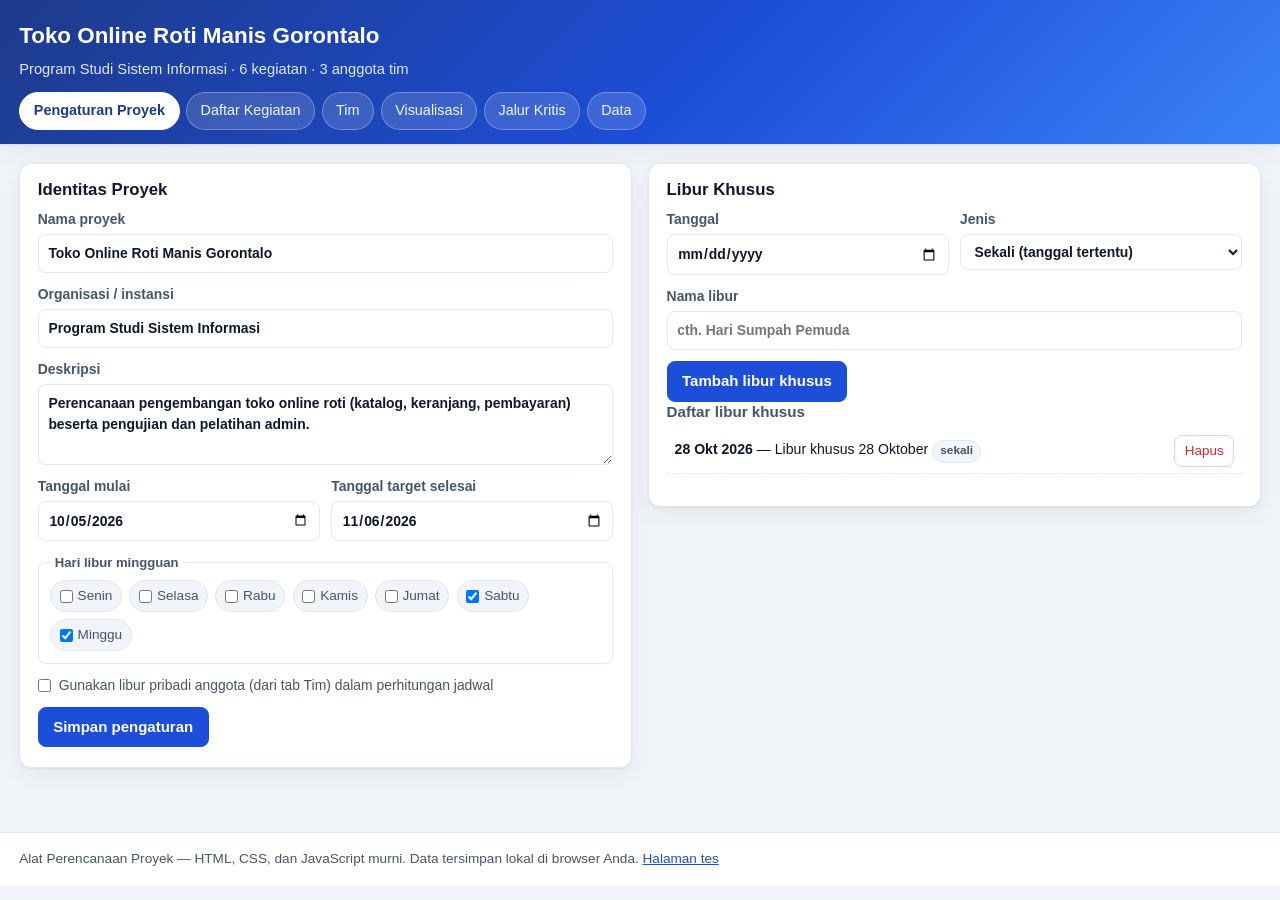
<file: index.html>
<!DOCTYPE html>
<html lang="id">
<head>
  <meta charset="utf-8">
  <meta name="viewport" content="width=device-width, initial-scale=1">
  <title>Alat Perencanaan Proyek</title>
  <link rel="stylesheet" href="style.css">
</head>
<body>
  <header class="kopal">
    <div class="kopal-isi">
      <h1 id="judulProyek">Alat Perencanaan Proyek</h1>
      <p class="kopal-sub" id="subProyek">Perencanaan jadwal, sumber daya, dan jalur kritis berbasis browser.</p>
      <nav class="kopal-nav" id="menu">
        <button type="button" class="aktif" data-tab="proyek">Pengaturan Proyek</button>
        <button type="button" data-tab="kegiatan">Daftar Kegiatan</button>
        <button type="button" data-tab="tim">Tim</button>
        <button type="button" data-tab="visual">Visualisasi</button>
        <button type="button" data-tab="jalur">Jalur Kritis</button>
        <button type="button" data-tab="data">Data</button>
      </nav>
    </div>
  </header>

  <main class="wadah">
    <p class="pesan" id="pesan" hidden></p>

    <!-- ==================== PENGATURAN PROYEK ==================== -->
    <section class="tab" id="tab-proyek">
      <div class="baris-kartu">
        <div class="kartu">
          <h2>Identitas Proyek</h2>
          <form id="formProyek" class="form">
            <label>Nama proyek
              <input type="text" name="nama" placeholder="cth. Toko Online Roti Manis Gorontalo" required>
            </label>
            <label>Organisasi / instansi
              <input type="text" name="organisasi" placeholder="cth. Program Studi Sistem Informasi">
            </label>
            <label>Deskripsi
              <textarea name="deskripsi" rows="3" placeholder="Ringkasan proyek…"></textarea>
            </label>
            <div class="berdua">
              <label>Tanggal mulai
                <input type="date" name="tanggalMulai">
              </label>
              <label>Tanggal target selesai
                <input type="date" name="tanggalRencana">
              </label>
            </div>
            <fieldset class="kotak">
              <legend>Hari libur mingguan</legend>
              <div class="pil-hari" id="pilHariLibur">
                <label><input type="checkbox" name="liburMingguan" value="1"> Senin</label>
                <label><input type="checkbox" name="liburMingguan" value="2"> Selasa</label>
                <label><input type="checkbox" name="liburMingguan" value="3"> Rabu</label>
                <label><input type="checkbox" name="liburMingguan" value="4"> Kamis</label>
                <label><input type="checkbox" name="liburMingguan" value="5"> Jumat</label>
                <label><input type="checkbox" name="liburMingguan" value="6"> Sabtu</label>
                <label><input type="checkbox" name="liburMingguan" value="0"> Minggu</label>
              </div>
            </fieldset>
            <label class="cek">
              <input type="checkbox" name="gunakanLiburPribadi">
              Gunakan libur pribadi anggota (dari tab Tim) dalam perhitungan jadwal
            </label>
            <div class="aksi">
              <button type="submit" class="utama">Simpan pengaturan</button>
            </div>
          </form>
        </div>

        <div class="kartu">
          <h2>Libur Khusus</h2>
          <form id="formLibur" class="form">
            <div class="berdua">
              <label>Tanggal
                <input type="date" name="tanggal" required>
              </label>
              <label>Jenis
                <select name="berulang">
                  <option value="sekali">Sekali (tanggal tertentu)</option>
                  <option value="tahunan">Berulang setiap tahun</option>
                  <option value="bulanan">Berulang setiap bulan</option>
                </select>
              </label>
            </div>
            <label>Nama libur
              <input type="text" name="nama" placeholder="cth. Hari Sumpah Pemuda" required>
            </label>
            <div class="aksi">
              <button type="submit" class="utama">Tambah libur khusus</button>
            </div>
          </form>
          <h3>Daftar libur khusus</h3>
          <ul class="daftar-bersih" id="daftarLibur">
            <li class="kosong">Belum ada libur khusus.</li>
          </ul>
        </div>
      </div>
    </section>

    <!-- ==================== DAFTAR KEGIATAN ==================== -->
    <section class="tab" id="tab-kegiatan" hidden>
      <div class="baris-kartu">
        <div class="kartu">
          <h2 id="judulFormKegiatan">Tambah Kegiatan</h2>
          <form id="formKegiatan" class="form">
            <input type="hidden" name="id">
            <label>Nama kegiatan
              <input type="text" name="nama" placeholder="cth. Survei Kebutuhan Pelanggan" required>
            </label>
            <div class="berdua">
              <label>Durasi (hari kerja)
                <input type="number" name="durasi" min="1" step="1" value="1" required>
              </label>
              <label>Warna bar
                <input type="color" name="warna" value="#2563eb">
              </label>
            </div>

            <h3>Sub-kegiatan <span class="tanda">opsional</span></h3>
            <div class="baris-list" id="barisSub"></div>
            <button type="button" class="kecil" id="tambahSub">+ Tambah sub-kegiatan</button>

            <h3>Hubungan antar kegiatan <span class="tanda">opsional</span></h3>
            <div class="baris-list" id="barisDep"></div>
            <button type="button" class="kecil" id="tambahDep">+ Tambah dependensi</button>

            <div class="aksi">
              <button type="submit" class="utama">Simpan kegiatan</button>
              <button type="button" id="batalKegiatan">Batal</button>
            </div>
          </form>
        </div>

        <div class="kartu lebar">
          <h2>Daftar Kegiatan</h2>
          <div class="gulir">
            <table class="tabel" id="tabelKegiatan">
              <thead>
                <tr>
                  <th>#</th><th>Kegiatan</th><th>Durasi</th><th>Hubungan</th>
                  <th>Mulai</th><th>Selesai</th><th>Float</th><th>Status</th><th>Aksi</th>
                </tr>
              </thead>
              <tbody></tbody>
            </table>
          </div>
          <p class="catatan" id="catatanKegiatan"></p>
        </div>
      </div>
    </section>

    <!-- ==================== TIM ==================== -->
    <section class="tab" id="tab-tim" hidden>
      <div class="baris-kartu">
        <div class="kartu">
          <h2 id="judulFormAnggota">Tambah Anggota Tim</h2>
          <form id="formAnggota" class="form">
            <input type="hidden" name="id">
            <label>Nama anggota
              <input type="text" name="nama" placeholder="cth. Nadia Rahman" required>
            </label>
            <div class="berdua">
              <label>Peran
                <input type="text" name="peran" placeholder="cth. Analis Sistem">
              </label>
              <label>Kontak
                <input type="text" name="kontak" placeholder="cth. 0812-xxxx-xxxx">
              </label>
            </div>
            <label>Libur pribadi anggota
              <span class="baris-libur">
                <input type="date" name="liburBaru">
                <button type="button" class="kecil" id="tambahLiburPribadi">+ Tambah</button>
              </span>
            </label>
            <ul class="daftar-bersih chip" id="daftarLiburPribadi"></ul>
            <div class="aksi">
              <button type="submit" class="utama">Simpan anggota</button>
              <button type="button" id="batalAnggota">Batal</button>
            </div>
          </form>
        </div>

        <div class="kartu lebar">
          <h2>Anggota Tim</h2>
          <div class="gulir">
            <table class="tabel" id="tabelAnggota">
              <thead>
                <tr><th>Nama</th><th>Peran</th><th>Kontak</th><th>Libur pribadi</th><th>Aksi</th></tr>
              </thead>
              <tbody></tbody>
            </table>
          </div>
        </div>
      </div>

      <div class="baris-kartu">
        <div class="kartu">
          <h2>Penugasan ke Kegiatan</h2>
          <form id="formPenugasan" class="form">
            <label>Kegiatan
              <select name="kegiatanId" required></select>
            </label>
            <label>Anggota
              <select name="anggotaId" required></select>
            </label>
            <label>Peran dalam kegiatan
              <input type="text" name="peran" placeholder="cth. Penguji">
            </label>
            <div class="aksi">
              <button type="submit" class="utama">Tambah penugasan</button>
            </div>
          </form>
        </div>

        <div class="kartu lebar">
          <h2>Daftar Penugasan</h2>
          <div class="gulir">
            <table class="tabel" id="tabelPenugasan">
              <thead>
                <tr><th>Kegiatan</th><th>Anggota</th><th>Peran</th><th>Aksi</th></tr>
              </thead>
              <tbody></tbody>
            </table>
          </div>
        </div>
      </div>
    </section>

    <!-- ==================== VISUALISASI ==================== -->
    <section class="tab" id="tab-visual" hidden>
      <div class="pil-tab" id="pilVisual">
        <button type="button" class="aktif" data-visual="gantt">Diagram Gantt</button>
        <button type="button" data-visual="pert">Diagram PERT</button>
        <button type="button" data-visual="jaringan">Diagram Jaringan</button>
      </div>

      <div class="kartu lebar">
        <div class="keterangan-visual" id="ketGantt">
          <span class="kunci"><i class="kotak-kecil kritis"></i> Kegiatan kritis</span>
          <span class="kunci"><i class="kotak-kecil libur"></i> Hari libur</span>
          <span class="kunci"><i class="kotak-kecil float"></i> Float total (bisa digeser)</span>
          <span class="kunci">→ Garis = hubungan FS/SS/FF/SF (angka = jeda hari kerja)</span>
        </div>
        <div class="gulir lebar" id="wadahGantt"><div class="kosong">Belum ada kegiatan untuk ditampilkan.</div></div>
      </div>

      <div class="kartu lebar" id="wadahPert" hidden>
        <div class="keterangan-visual">
          <span class="kunci">Kotak: nama kegiatan, durasi, lalu baris <b>Mulai awal · Selesai awal · Mulai akhir · Selesai akhir · Float</b></span>
          <span class="kunci"><i class="kotak-kecil kritis"></i> Kegiatan kritis</span>
        </div>
        <div class="gulir lebar" id="isiPert"></div>
      </div>

      <div class="kartu lebar" id="wadahJaringan" hidden>
        <div class="keterangan-visual">
          <span class="kunci">Panah = arah ketergantungan, label = jenis hubungan dan jeda hari kerja.</span>
          <span class="kunci"><i class="kotak-kecil kritis"></i> Kegiatan kritis</span>
        </div>
        <div class="gulir lebar" id="isiJaringan"></div>
      </div>
    </section>

    <!-- ==================== JALUR KRITIS ==================== -->
    <section class="tab" id="tab-jalur" hidden>
      <div class="kartang-ringkas" id="ringkasJalur"></div>

      <div class="kartu lebar">
        <h2>Semua Jalur Awal ke Akhir</h2>
        <p class="catatan">Total durasi adalah jumlah durasi hari kerja seluruh kegiatan pada jalur tersebut. Jalur dengan total terpanjang ditandai <b class="teks-kritis">merah</b> sebagai jalur kritis.</p>
        <div class="gulir">
          <table class="tabel" id="tabelJalur">
            <thead>
              <tr><th>No</th><th>Jalur (kegiatan awal → akhir)</th><th>Total durasi</th><th>Keterangan</th></tr>
            </thead>
            <tbody></tbody>
          </table>
        </div>
      </div>

      <div class="kartu lebar">
        <h2>Waktu Kegiatan dan Float Total</h2>
        <div class="gulir">
          <table class="tabel" id="tabelWaktu">
            <thead>
              <tr>
                <th>Kegiatan</th><th>Durasi</th><th>Mulai awal</th><th>Selesai awal</th>
                <th>Mulai akhir</th><th>Selesai akhir</th><th>Float</th><th>Status</th>
              </tr>
            </thead>
            <tbody></tbody>
          </table>
        </div>
      </div>
    </section>

    <!-- ==================== DATA ==================== -->
    <section class="tab" id="tab-data" hidden>
      <div class="baris-kartu">
        <div class="kartu">
          <h2>Ekspor / Impor JSON</h2>
          <p class="catatan">Seluruh data tersimpan otomatis di <code>localStorage</code> browser ini. Gunakan ekspor untuk memindahkan data ke perangkat lain atau menyimpan cadangan.</p>
          <div class="aksi">
            <button type="button" class="utama" id="btnEkspor">Ekspor JSON</button>
            <label class="tombol-arsip">Impor JSON
              <input type="file" id="fileImpor" accept="application/json,.json" hidden>
            </label>
          </div>
        </div>

        <div class="kartu">
          <h2>Contoh Siap Muat</h2>
          <p class="catatan">Dua contoh bawaan untuk pembelajaran. Muat contoh akan <b>menimpa</b> data yang ada.</p>
          <div class="aksi">
            <button type="button" id="btnContoh1">Muat contoh 1 — Roti Manis Gorontalo</button>
            <button type="button" id="btnContoh2">Muat contoh 2 — Jalur kritis kasir</button>
          </div>
        </div>

        <div class="kartu">
          <h2>Bersihkan Data</h2>
          <p class="catatan">Menghapus seluruh data proyek di browser ini dan menggantinya dengan proyek kosong.</p>
          <div class="aksi">
            <button type="button" class="bahaya" id="btnHapus">Hapus semua data</button>
            <a class="tombol" href="tes.html">Buka halaman tes</a>
          </div>
        </div>
      </div>

      <div class="kartu lebar">
        <h2>Pratinjau Data (JSON)</h2>
        <pre class="pratinjau" id="pratinjauJSON"></pre>
      </div>
    </section>
  </main>

  <footer class="kaki">
    <p>Alat Perencanaan Proyek — HTML, CSS, dan JavaScript murni. Data tersimpan lokal di browser Anda.
      <a href="tes.html">Halaman tes</a></p>
  </footer>

  <script src="hitung.js"></script>
  <script src="contoh.js"></script>
  <script src="app.js"></script>
</body>
</html><parameter>
</file>
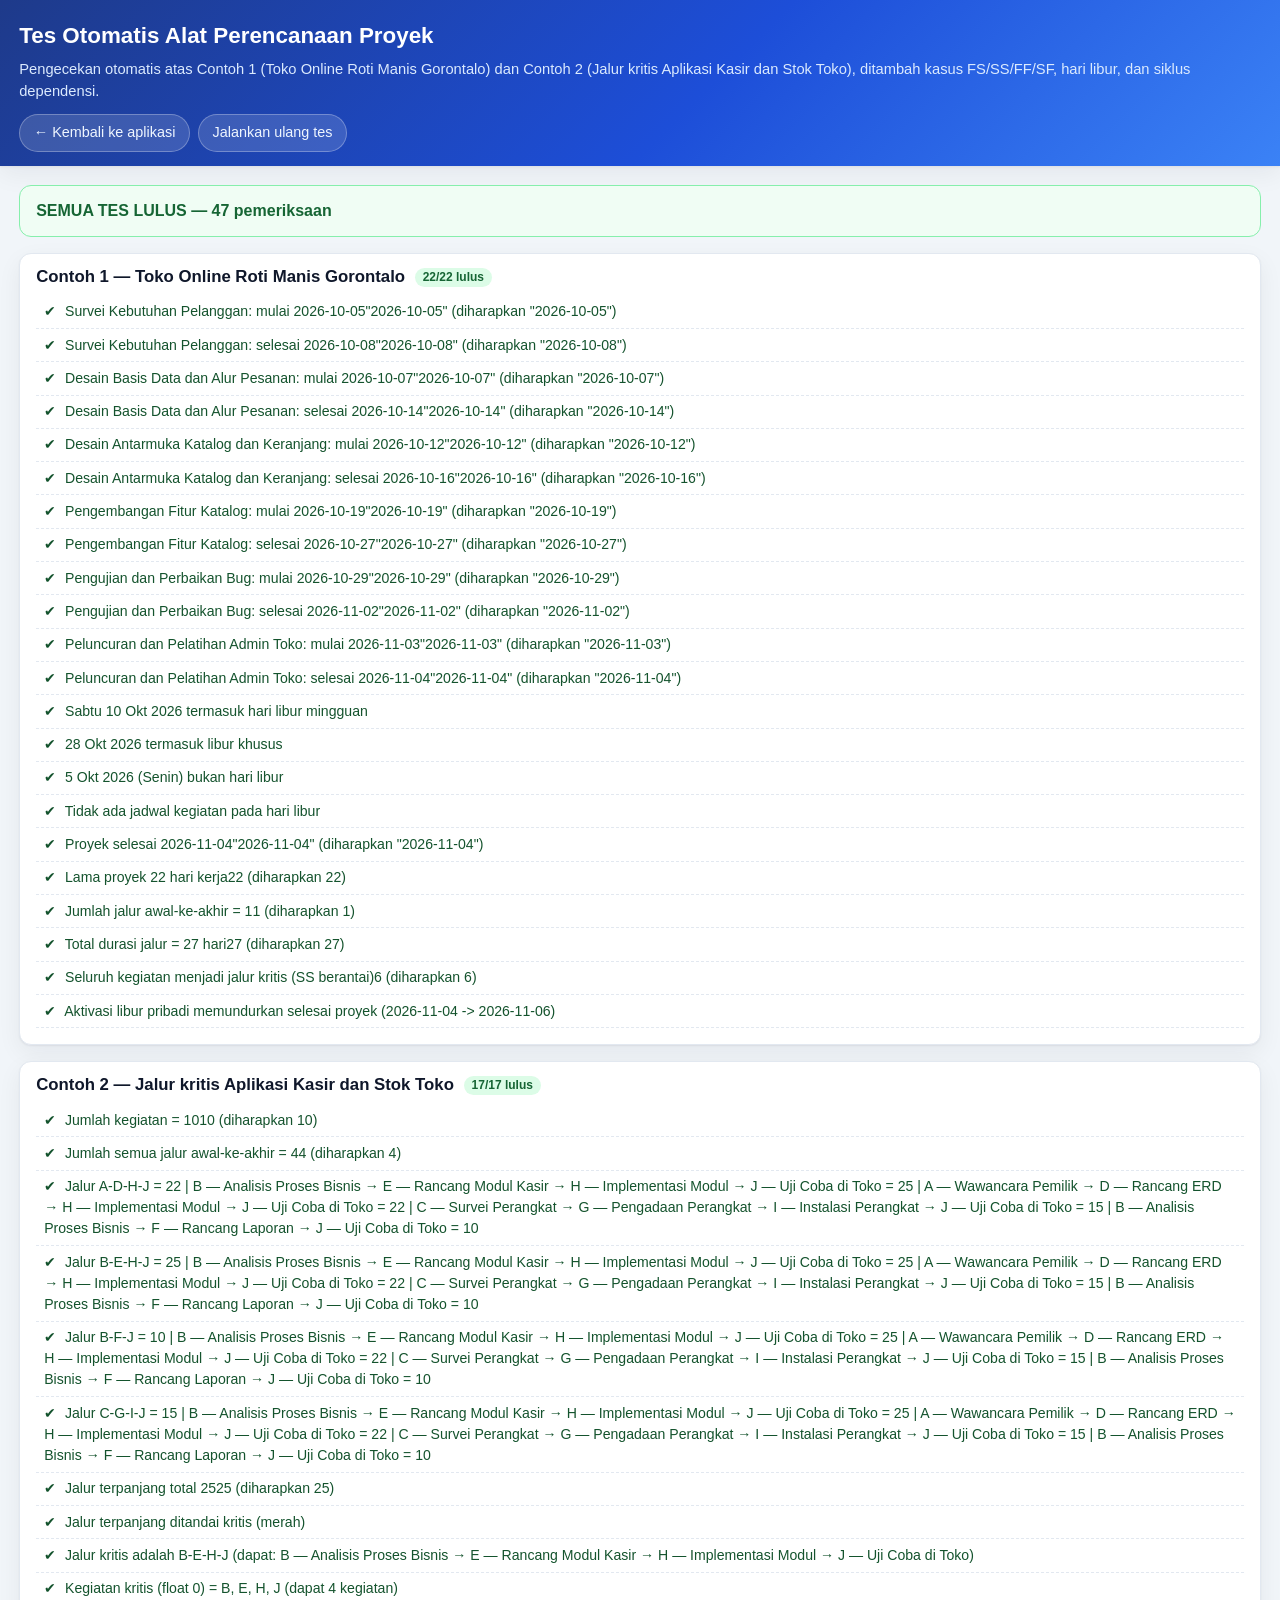
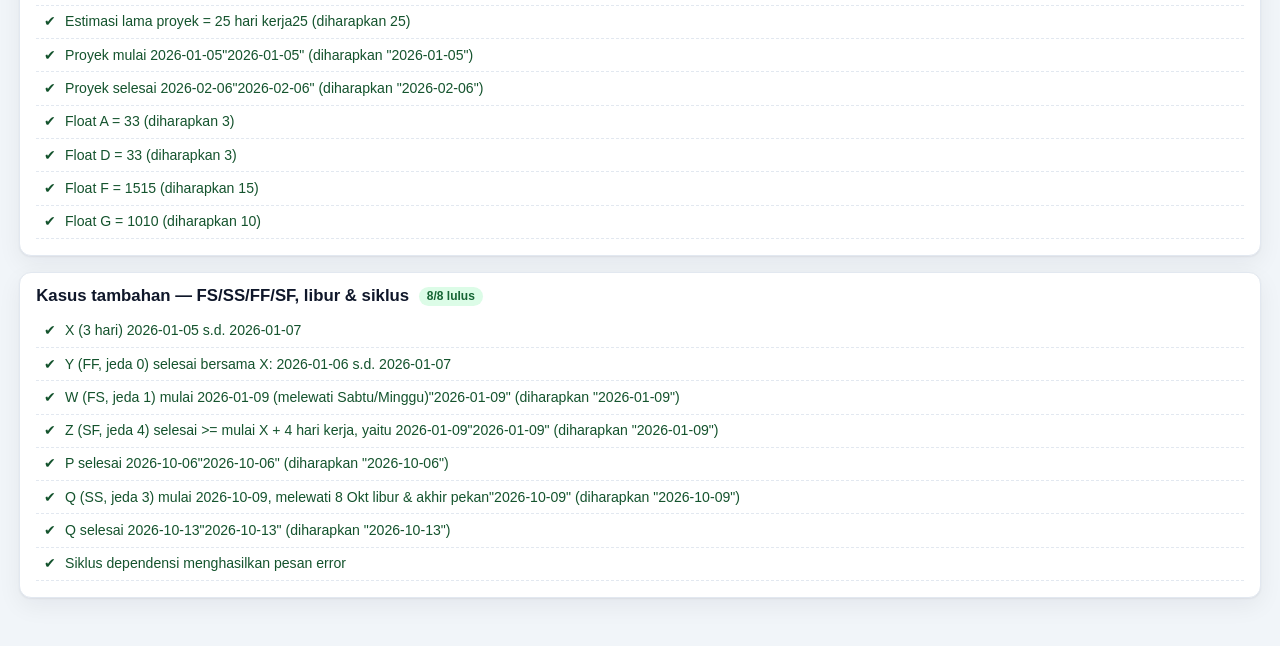
<file: tes.html>
<!DOCTYPE html>
<html lang="id">
<head>
  <meta charset="utf-8">
  <meta name="viewport" content="width=device-width, initial-scale=1">
  <title>Tes — Alat Perencanaan Proyek</title>
  <link rel="stylesheet" href="style.css">
</head>
<body class="halaman-tes">
  <header class="kopal">
    <div class="kopal-isi">
      <h1>Tes Otomatis Alat Perencanaan Proyek</h1>
      <p class="kopal-sub">Pengecekan otomatis atas Contoh 1 (Toko Online Roti Manis Gorontalo) dan Contoh 2 (Jalur kritis Aplikasi Kasir dan Stok Toko), ditambah kasus FS/SS/FF/SF, hari libur, dan siklus dependensi.</p>
      <nav class="kopal-nav">
        <a href="index.html">← Kembali ke aplikasi</a>
        <button id="ulangi" type="button">Jalankan ulang tes</button>
      </nav>
    </div>
  </header>

  <main class="wadah">
    <div id="ringkasan" class="ringkasan">Menjalankan tes…</div>
    <div id="hasil"></div>
  </main>

  <script src="hitung.js"></script>
  <script src="contoh.js"></script>
  <script src="tes.js"></script>
  <script>
    document.getElementById('ulangi').addEventListener('click', function () {
      Tes.tampilkan(Tes.jalankan());
    });
  </script>
</body>
</html>
</file>
<file: style.css>
/* ==========================================================================
   Alat Perencanaan Proyek — stylesheet (tanpa framework)
   ========================================================================== */

:root {
  --utama: #1d4ed8;
  --utama-tua: #1e3a8a;
  --tinta: #0f172a;
  --tinta-2: #475569;
  --tinta-3: #94a3b8;
  --garis: #e2e8f0;
  --latar: #f1f5f9;
  --kartu: #ffffff;
  --kritis: #dc2626;
  --kritis-tua: #991b1b;
  --hijau: #16a34a;
  --libur: #fde68a;
  --radius: 12px;
  --bayang: 0 1px 2px rgba(15, 23, 42, .06), 0 8px 24px rgba(15, 23, 42, .06);
}

* { box-sizing: border-box; }

html, body { margin: 0; padding: 0; }

body {
  font-family: "Segoe UI", Roboto, "Helvetica Neue", Arial, sans-serif;
  background: var(--latar);
  color: var(--tinta);
  font-size: 15px;
  line-height: 1.5;
}

h1, h2, h3 { margin: 0 0 .5rem; line-height: 1.25; }
h1 { font-size: 1.4rem; }
h2 { font-size: 1.05rem; }
h3 { font-size: .95rem; color: var(--tinta-2); }
p { margin: .35rem 0; }
a { color: var(--utama); }
code { background: #eef2ff; padding: .1rem .3rem; border-radius: 4px; font-size: .9em; }

/* ------------------------------- kop halaman ----------------------------- */

.kopal {
  background: linear-gradient(135deg, var(--utama-tua), var(--utama) 55%, #3b82f6);
  color: #fff;
  padding: 1.4rem 0 .9rem;
  box-shadow: var(--bayang);
}

.kopal-isi { max-width: 1400px; margin: 0 auto; padding: 0 1.2rem; }
.kopal-sub { margin: .1rem 0 .7rem; color: #dbeafe; font-size: .92rem; }

.kopal-nav { display: flex; flex-wrap: wrap; gap: .4rem; }

.kopal-nav button {
  background: rgba(255, 255, 255, .14);
  border: 1px solid rgba(255, 255, 255, .28);
  color: #eff6ff;
  padding: .45rem .85rem;
  border-radius: 999px;
  font: inherit;
  font-size: .9rem;
  cursor: pointer;
}

.kopal-nav button:hover { background: rgba(255, 255, 255, .28); }
.kopal-nav button.aktif { background: #fff; color: var(--utama-tua); font-weight: 600; border-color: #fff; }

/* --------------------------------- isi ---------------------------------- */

.wadah { max-width: 1400px; margin: 1.2rem auto 3rem; padding: 0 1.2rem; }

.tab[hidden] { display: none; }

.baris-kartu {
  display: grid;
  grid-template-columns: repeat(auto-fit, minmax(330px, 1fr));
  gap: 1rem;
  align-items: start;
  margin-bottom: 1rem;
}

.kartu {
  background: var(--kartu);
  border: 1px solid var(--garis);
  border-radius: var(--radius);
  box-shadow: var(--bayang);
  padding: 1rem 1.1rem 1.2rem;
  margin-bottom: 1rem;
}

.kartu.lebar { grid-column: 1 / -1; }

.catatan { color: var(--tinta-2); font-size: .87rem; }
.catatan .teks-kritis, .teks-kritis { color: var(--kritis); font-weight: 700; }
.tanda { font-size: .75rem; color: var(--tinta-3); font-weight: 400; }

.pesan {
  background: #eff6ff;
  border: 1px solid #bfdbfe;
  color: var(--utama-tua);
  padding: .6rem .9rem;
  border-radius: 10px;
  margin-bottom: 1rem;
}
.pesan.gagal { background: #fef2f2; border-color: #fecaca; color: var(--kritis-tua); }
.pesan.ok { background: #f0fdf4; border-color: #bbf7d0; color: #166534; }

/* --------------------------------- form ---------------------------------- */

.form label { display: block; font-size: .87rem; font-weight: 600; color: var(--tinta-2); margin-bottom: .7rem; }

.form input[type="text"],
.form input[type="date"],
.form input[type="number"],
.form select,
.form textarea {
  display: block;
  width: 100%;
  margin-top: .25rem;
  padding: .5rem .6rem;
  border: 1px solid var(--garis);
  border-radius: 8px;
  font: inherit;
  color: var(--tinta);
  background: #fff;
}

.form input:focus, .form select:focus, .form textarea:focus {
  outline: 2px solid #93c5fd;
  border-color: var(--utama);
}

.form input[type="color"] { display: block; margin-top: .25rem; height: 2.4rem; width: 100%; padding: .15rem; border: 1px solid var(--garis); border-radius: 8px; background: #fff; }

.berdua { display: grid; grid-template-columns: 1fr 1fr; gap: .7rem; }

.kotak { border: 1px solid var(--garis); border-radius: 8px; padding: .5rem .7rem .7rem; margin: 0 0 .7rem; }
.kotak legend { font-size: .82rem; font-weight: 700; color: var(--tinta-2); padding: 0 .3rem; }

.pil-hari { display: flex; flex-wrap: wrap; gap: .45rem; }
.pil-hari label {
  display: inline-flex; align-items: center; gap: .3rem;
  font-size: .85rem; font-weight: 500;
  background: var(--latar); border: 1px solid var(--garis);
  padding: .3rem .55rem; border-radius: 999px; margin: 0; cursor: pointer;
}
.pil-hari input { margin: 0; }

.cek { display: flex !important; align-items: center; gap: .5rem; font-weight: 500 !important; }
.cek input { width: auto !important; margin: 0 !important; }

.aksi { display: flex; flex-wrap: wrap; gap: .5rem; margin-top: .6rem; }

button, .tombol, .tombol-arsip {
  font: inherit;
  border: 1px solid var(--garis);
  background: #fff;
  color: var(--tinta);
  padding: .5rem .9rem;
  border-radius: 8px;
  cursor: pointer;
  text-decoration: none;
  display: inline-flex;
  align-items: center;
  gap: .35rem;
}

button:hover, .tombol:hover, .tombol-arsip:hover { background: var(--latar); }

button.utama, .tombol.utama {
  background: var(--utama);
  border-color: var(--utama);
  color: #fff;
  font-weight: 600;
}
button.utama:hover { background: var(--utama-tua); }

button.bahaya { background: #fff; border-color: #fecaca; color: var(--kritis); font-weight: 600; }
button.bahaya:hover { background: #fef2f2; }

button.kecil { padding: .3rem .6rem; font-size: .84rem; }
button.telat { color: var(--kritis); border-color: #fecaca; }

/* ------------------------------ baris dinamis ---------------------------- */

.baris-list { display: grid; gap: .5rem; margin-bottom: .5rem; }

.baris {
  display: grid;
  grid-template-columns: 1fr 92px 78px auto;
  gap: .45rem;
  align-items: center;
  background: var(--latar);
  border: 1px dashed var(--garis);
  border-radius: 8px;
  padding: .45rem .5rem;
}

.baris.sub { grid-template-columns: 1fr 110px auto; }
.baris select, .baris input {
  font: inherit;
  padding: .35rem .45rem;
  border: 1px solid var(--garis);
  border-radius: 6px;
  background: #fff;
  width: 100%;
  min-width: 0;
}
.baris .kosong-pilih { color: var(--tinta-3); }

/* --------------------------------- tabel --------------------------------- */

.gulir { overflow: auto; max-height: 62vh; border: 1px solid var(--garis); border-radius: 10px; }
.gulir.lebar { max-height: 75vh; border: none; border-radius: 0; }

.tabel { width: 100%; border-collapse: collapse; font-size: .88rem; background: #fff; }

.tabel th, .tabel td { padding: .5rem .6rem; border-bottom: 1px solid var(--garis); text-align: left; vertical-align: top; }
.tabel thead th { position: sticky; top: 0; background: #f8fafc; z-index: 1; font-size: .8rem; text-transform: uppercase; letter-spacing: .03em; color: var(--tinta-2); }
.tabel tbody tr:hover { background: #f8fafc; }
.tabel td.aksi-cell { white-space: nowrap; }
.tabel .kiri { text-align: right; font-variant-numeric: tabular-nums; }

.sampel-warna { display: inline-block; width: 12px; height: 12px; border-radius: 3px; margin-right: .4rem; vertical-align: -1px; border: 1px solid rgba(0,0,0,.15); }

.lencana {
  display: inline-block;
  font-size: .74rem;
  font-weight: 700;
  padding: .1rem .45rem;
  border-radius: 999px;
  background: var(--latar);
  color: var(--tinta-2);
  border: 1px solid var(--garis);
  margin-right: .25rem;
  white-space: nowrap;
}
.lencana.kritis { background: #fee2e2; color: var(--kritis-tua); border-color: #fecaca; }
.lencana.aman { background: #dcfce7; color: #166534; border-color: #bbf7d0; }
.lencana.hub { background: #eff6ff; color: var(--utama-tua); border-color: #bfdbfe; }

tr.baris-kritis td { background: #fff5f5; }
tr.baris-kritis:hover td { background: #fee2e2; }

.kosong { color: var(--tinta-3); padding: 1.2rem; text-align: center; font-style: italic; }

/* --------------------------------- chip ---------------------------------- */

.daftar-bersih { list-style: none; margin: .3rem 0 .8rem; padding: 0; }
.daftar-bersih li { padding: .4rem .5rem; border-bottom: 1px dashed var(--garis); display: flex; justify-content: space-between; gap: .5rem; align-items: center; font-size: .88rem; }
.daftar-bersih li.kosong { color: var(--tinta-3); justify-content: flex-start; border: none; }
.daftar-bersih.chip { display: flex; flex-wrap: wrap; gap: .35rem; border: none; }
.daftar-bersih.chip li { border: 1px solid var(--garis); border-radius: 999px; padding: .2rem .6rem; background: var(--latar); }

.chip-libur { display: inline-block; font-size: .76rem; background: #fffbeb; border: 1px solid var(--libur); color: #92400e; border-radius: 999px; padding: .05rem .45rem; margin: 0 .25rem .25rem 0; }

.baris-libur { display: flex; gap: .4rem; align-items: center; margin-top: .25rem; }
.baris-libur input { flex: 1; }

/* ------------------------------- visualisasi ------------------------------ */

.pil-tab { display: flex; flex-wrap: wrap; gap: .4rem; margin-bottom: .8rem; }
.pil-tab button { border-radius: 999px; padding: .4rem .95rem; }
.pil-tab button.aktif { background: var(--utama); border-color: var(--utama); color: #fff; font-weight: 600; }

.keterangan-visual { display: flex; flex-wrap: wrap; gap: .9rem; font-size: .82rem; color: var(--tinta-2); margin-bottom: .6rem; }
.kunci { display: inline-flex; align-items: center; gap: .35rem; }
.kotak-kecil { width: 13px; height: 13px; border-radius: 3px; display: inline-block; border: 1px solid rgba(0,0,0,.2); }
.kotak-kecil.kritis { background: var(--kritis); }
.kotak-kecil.libur { background: var(--libur); }
.kotak-kecil.float { background: repeating-linear-gradient(45deg, #e2e8f0, #e2e8f0 3px, #fff 3px, #fff 6px); }

svg { display: block; }
svg text { font-family: "Segoe UI", Roboto, Arial, sans-serif; }

.gantt-baru { stroke: #0f172a; stroke-width: 1; }
.gantt-kritis { stroke: var(--kritis-tua); stroke-width: 1.5; }
.gantt-sub { fill: rgba(0, 0, 0, .18); }
.gantt-label { fill: #fff; font-size: 11px; font-weight: 600; }
.gantt-tgl { fill: var(--tinta-2); font-size: 10px; }
.gantt-bulan { fill: var(--tinta); font-size: 11px; font-weight: 700; }
.gantt-libur { fill: var(--libur); opacity: .55; }
.gantt-akhirpekan { fill: #e2e8f0; }
.gantt-grid { stroke: var(--garis); stroke-width: 1; }
.gantt-nama { fill: var(--tinta); font-size: 12px; }
.gantt-float { fill: none; stroke: #94a3b8; stroke-width: 1; stroke-dasharray: 3 3; }
.panah { stroke: #475569; stroke-width: 1.4; fill: none; }
.panah-kritis { stroke: var(--kritis); stroke-width: 1.6; fill: none; }
.panah-teks { font-size: 9.5px; fill: #64748b; }
.panah-teks-kritis { font-size: 9.5px; fill: var(--kritis); font-weight: 700; }

.kotak-graf { fill: #fff; stroke: #cbd5e1; stroke-width: 1.4; rx: 8; }
.kotak-graf.kritis { stroke: var(--kritis); stroke-width: 2.4; fill: #fff5f5; }
.graf-judul { font-size: 11.5px; font-weight: 700; fill: var(--tinta); }
.graf-detail { font-size: 10.5px; fill: var(--tinta-2); }
.graf-kecil { font-size: 9.5px; fill: var(--tinta-3); }

/* ------------------------------ jalur kritis ------------------------------ */

.kartang-ringkas { display: grid; grid-template-columns: repeat(auto-fit, minmax(200px, 1fr)); gap: .8rem; margin-bottom: 1rem; }

.ringkas {
  background: var(--kartu);
  border: 1px solid var(--garis);
  border-left: 5px solid var(--utama);
  border-radius: var(--radius);
  padding: .75rem .9rem;
  box-shadow: var(--bayang);
}
.ringkas .nilai { font-size: 1.5rem; font-weight: 700; line-height: 1.2; }
.ringkas .label { font-size: .78rem; text-transform: uppercase; letter-spacing: .04em; color: var(--tinta-3); }
.ringkas.merah { border-left-color: var(--kritis); }
.ringkas.merah .nilai { color: var(--kritis); }
.ringkas.hijau { border-left-color: var(--hijau); }

/* ---------------------------------- data --------------------------------- */

.tombol-arsip { background: #fff; border: 1px solid var(--garis); border-radius: 8px; padding: .5rem .9rem; cursor: pointer; font-weight: 500; }
.tombol-arsip:hover { background: var(--latar); }

.pratinjau {
  background: #0f172a;
  color: #e2e8f0;
  padding: .8rem;
  border-radius: 10px;
  max-height: 420px;
  overflow: auto;
  font-size: .78rem;
  white-space: pre-wrap;
  word-break: break-word;
  margin: 0;
}

/* --------------------------------- kaki ---------------------------------- */

.kaki { border-top: 1px solid var(--garis); background: #fff; padding: 1rem 1.2rem; color: var(--tinta-2); font-size: .85rem; }
.kaki p { max-width: 1400px; margin: 0 auto; }

/* -------------------------------- halaman tes ----------------------------- */

.ringkasan {
  padding: .8rem 1rem;
  border-radius: var(--radius);
  font-weight: 700;
  font-size: 1rem;
  margin-bottom: 1rem;
  border: 1px solid var(--garis);
  background: #fff;
}
.ringkasan.lulus { background: #f0fdf4; color: #166534; border-color: #86efac; }
.ringkasan.gagal { background: #fef2f2; color: var(--kritis-tua); border-color: #fca5a5; }

.kelompok {
  background: var(--kartu);
  border: 1px solid var(--garis);
  border-radius: var(--radius);
  padding: .8rem 1rem 1rem;
  margin-bottom: 1rem;
  box-shadow: var(--bayang);
}
.kelompok h2 { display: flex; align-items: center; gap: .6rem; flex-wrap: wrap; }
.kelompok ul { list-style: none; margin: .4rem 0 0; padding: 0; }
.kelompok li { padding: .35rem .5rem; border-bottom: 1px dashed var(--garis); font-size: .88rem; }
.kelompok li.lulus { color: #14532d; }
.kelompok li.gagal { color: var(--kritis-tua); background: #fff5f5; font-weight: 600; }
.kelompok .ikon { display: inline-block; width: 1.2em; }
.tag { font-size: .75rem; padding: .12rem .5rem; border-radius: 999px; font-weight: 700; }
.tag.lulus { background: #dcfce7; color: #166534; }
.tag.gagal { background: #fee2e2; color: var(--kritis-tua); }

.halaman-tes .kopal-nav { gap: .5rem; }
.halaman-tes .kopal-nav a, .halaman-tes .kopal-nav button {
  background: rgba(255,255,255,.14);
  border: 1px solid rgba(255,255,255,.28);
  color: #eff6ff;
  padding: .45rem .85rem;
  border-radius: 999px;
  font-size: .9rem;
  text-decoration: none;
}
.halaman-tes .kopal-nav a:hover, .halaman-tes .kopal-nav button:hover { background: rgba(255,255,255,.28); }

@media (max-width: 720px) {
  .berdua { grid-template-columns: 1fr; }
  .baris { grid-template-columns: 1fr; }
  .gulir { max-height: none; }
}
</file>
